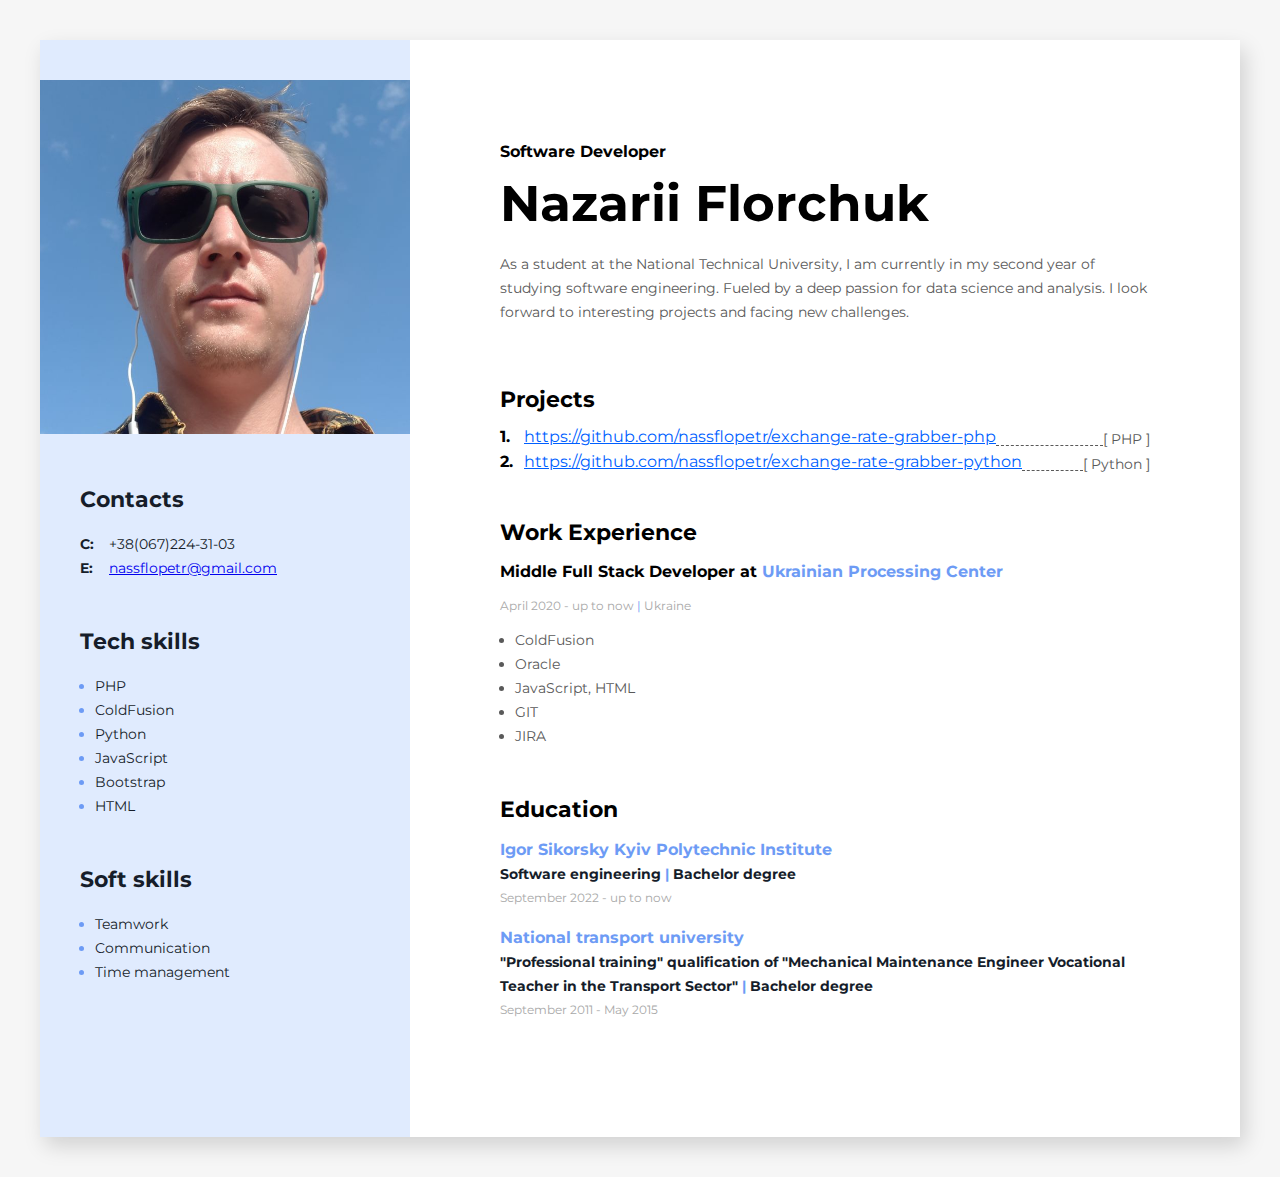
<file: basics_of_client_development/cv/index.html>
<!DOCTYPE html>
<html lang="en">
<head>
    <meta charset="UTF-8"/>
    <meta content="width=device-width, initial-scale=1.0" name="viewport"/>
    <link href="https://fonts.gstatic.com" rel="preconnect"/>
    <link href="https://fonts.googleapis.com/css2?family=Montserrat:wght@400;700&display=swap" rel="stylesheet"/>
    <link href="./favicon/person.svg" rel="shortcut icon" type="image/png"/>
    <link href="./css/app.css" rel="stylesheet">
    <title>Resume Nararii Florchuk</title>
</head>
<body class="body">
<div class="wrapper">
    <aside class="side-bar">
        <img src="./img/photo.jpg" alt="Nazarii Florchuk" class="image" height="354" width="370"/>
        <section class="aside-container">
            <h2 class="aside-title">Contacts</h2>
            <ul class="contacts-list">
                <li>
                    <span class="contacts-link-type">C:</span>
                    <a class="contacts-link" href="tel:380672243103">+38(067)224-31-03</a>
                </li>
                <li>
                    <span class="contacts-link-type">E:</span>
                    <a class="contacts-link email" href="mailto:nassflopetr@gmail.com">nassflopetr@gmail.com</a>
                </li>
            </ul>
        </section>
        <section class="aside-container">
            <h2 class="aside-title">Tech skills</h2>
            <ul>
                <li class="aside-item">
                    <span class="aside-text">PHP</span>
                </li>
                <li class="aside-item">
                    <span class="aside-text">ColdFusion</span>
                </li>
                <li class="aside-item">
                    <span class="aside-text">Python</span>
                </li>
                <li class="aside-item">
                    <span class="aside-text">JavaScript</span>
                </li>
                <li class="aside-item">
                    <span class="aside-text">Bootstrap</span>
                </li>
                <li class="aside-item">
                    <span class="aside-text">HTML</span>
                </li>
            </ul>
        </section>
        <section class="aside-container">
            <h2 class="aside-title">Soft skills</h2>
            <ul>
                <li class="aside-item">
                    <span class="aside-text">Teamwork</span>
                </li>
                <li class="aside-item">
                    <span class="aside-text">Communication</span>
                </li>
                <li class="aside-item">
                    <span class="aside-text">Time management</span>
                </li>
            </ul>
        </section>
    </aside>
    <main class="about-me-container">
        <section class="info-container">
            <p class="bio-occupation">Software Developer</p>
            <h1 class="bio-title">Nazarii Florchuk</h1>
            <p class="bio-description">As a student at the National Technical University, I am currently in my second
                year of studying software engineering. Fueled by a deep passion for data science and analysis. I look
                forward to interesting projects and facing new challenges.</p>
        </section>
        <section class="projects">
            <h2 class="subtitle subtitle-projects">Projects</h2>
            <ol class="projects__list">
                <li class="projects__item">
                    <a href="https://github.com/nassflopetr/exchange-rate-grabber-php" target="_blank"
                       class="projects__link">https://github.com/nassflopetr/exchange-rate-grabber-php</a>
                    <span class="projects__decor-line"></span>
                    <span class="projects__skill">[ PHP ]</span>
                </li>
                <li class="projects__item">
                    <a href="https://github.com/nassflopetr/exchange-rate-grabber-python" class="projects__link"
                       target="_blank">https://github.com/nassflopetr/exchange-rate-grabber-python</a>
                    <span class="projects__decor-line"></span>
                    <span class="projects__skill">[ Python ]</span>
                </li>
            </ol>
        </section>
        <section>
            <h2 class="subtitle">Work Experience</h2>
            <div>
                <h3 class="company-title">Middle Full Stack Developer at <a class="university" href="https://upc.ua"
                                                                            target="_blank">Ukrainian Processing
                    Center</a></h3>
                <p class="working-time">April 2020 - up to now <span class="accent-line">|</span> Ukraine</p>
                <ul class="profession-duties">
                    <li class="profession-duties-item"> ColdFusion</li>
                    <li class="profession-duties-item"> Oracle</li>
                    <li class="profession-duties-item"> JavaScript, HTML</li>
                    <li class="profession-duties-item"> GIT</li>
                    <li class="profession-duties-item"> JIRA</li>
                </ul>
            </div>
        </section>
        <section>
            <h2 class="subtitle">Education</h2>
            <ul class="education">
                <li class="education__item">
                    <h3><a class="university" href="https://kpi.ua/" target="_blank">Igor Sikorsky Kyiv Polytechnic
                        Institute</a></h3>
                    <p class="university-description">Software engineering <span class="accent-line">|</span> Bachelor
                        degree</p>
                    <p class="working-time">September 2022 - up to now</p>
                </li>
                <li class="education__item">
                    <h3><a class="university" href="http://www.ntu.edu.ua/en/" target="_blank">National transport
                        university</a></h3>
                    <p class="university-description">"Professional training" qualification of "Mechanical Maintenance
                        Engineer Vocational Teacher in the Transport Sector" <span class="accent-line">|</span> Bachelor
                        degree</p>
                    <p class="working-time">September 2011 - May 2015</p>
                </li>
            </ul>
        </section>
    </main>
</div>
</body>
</html>
</file>
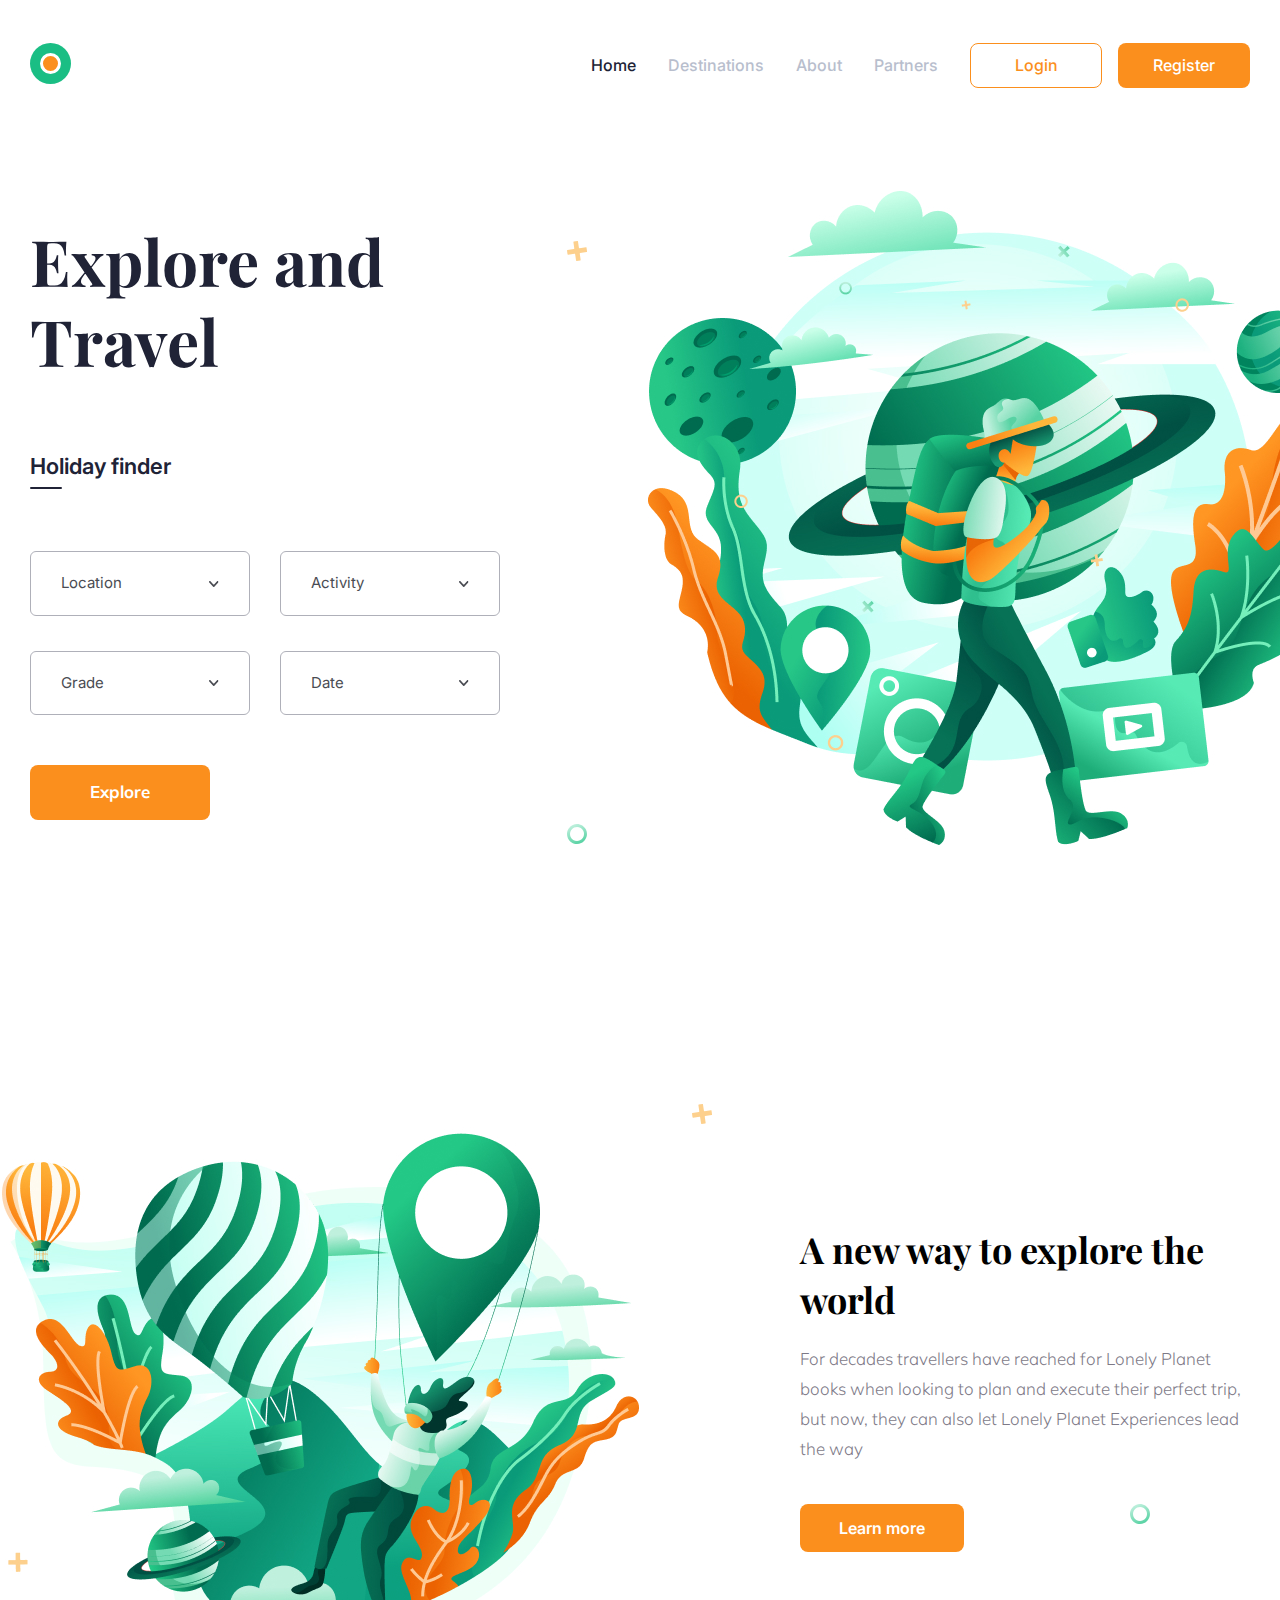
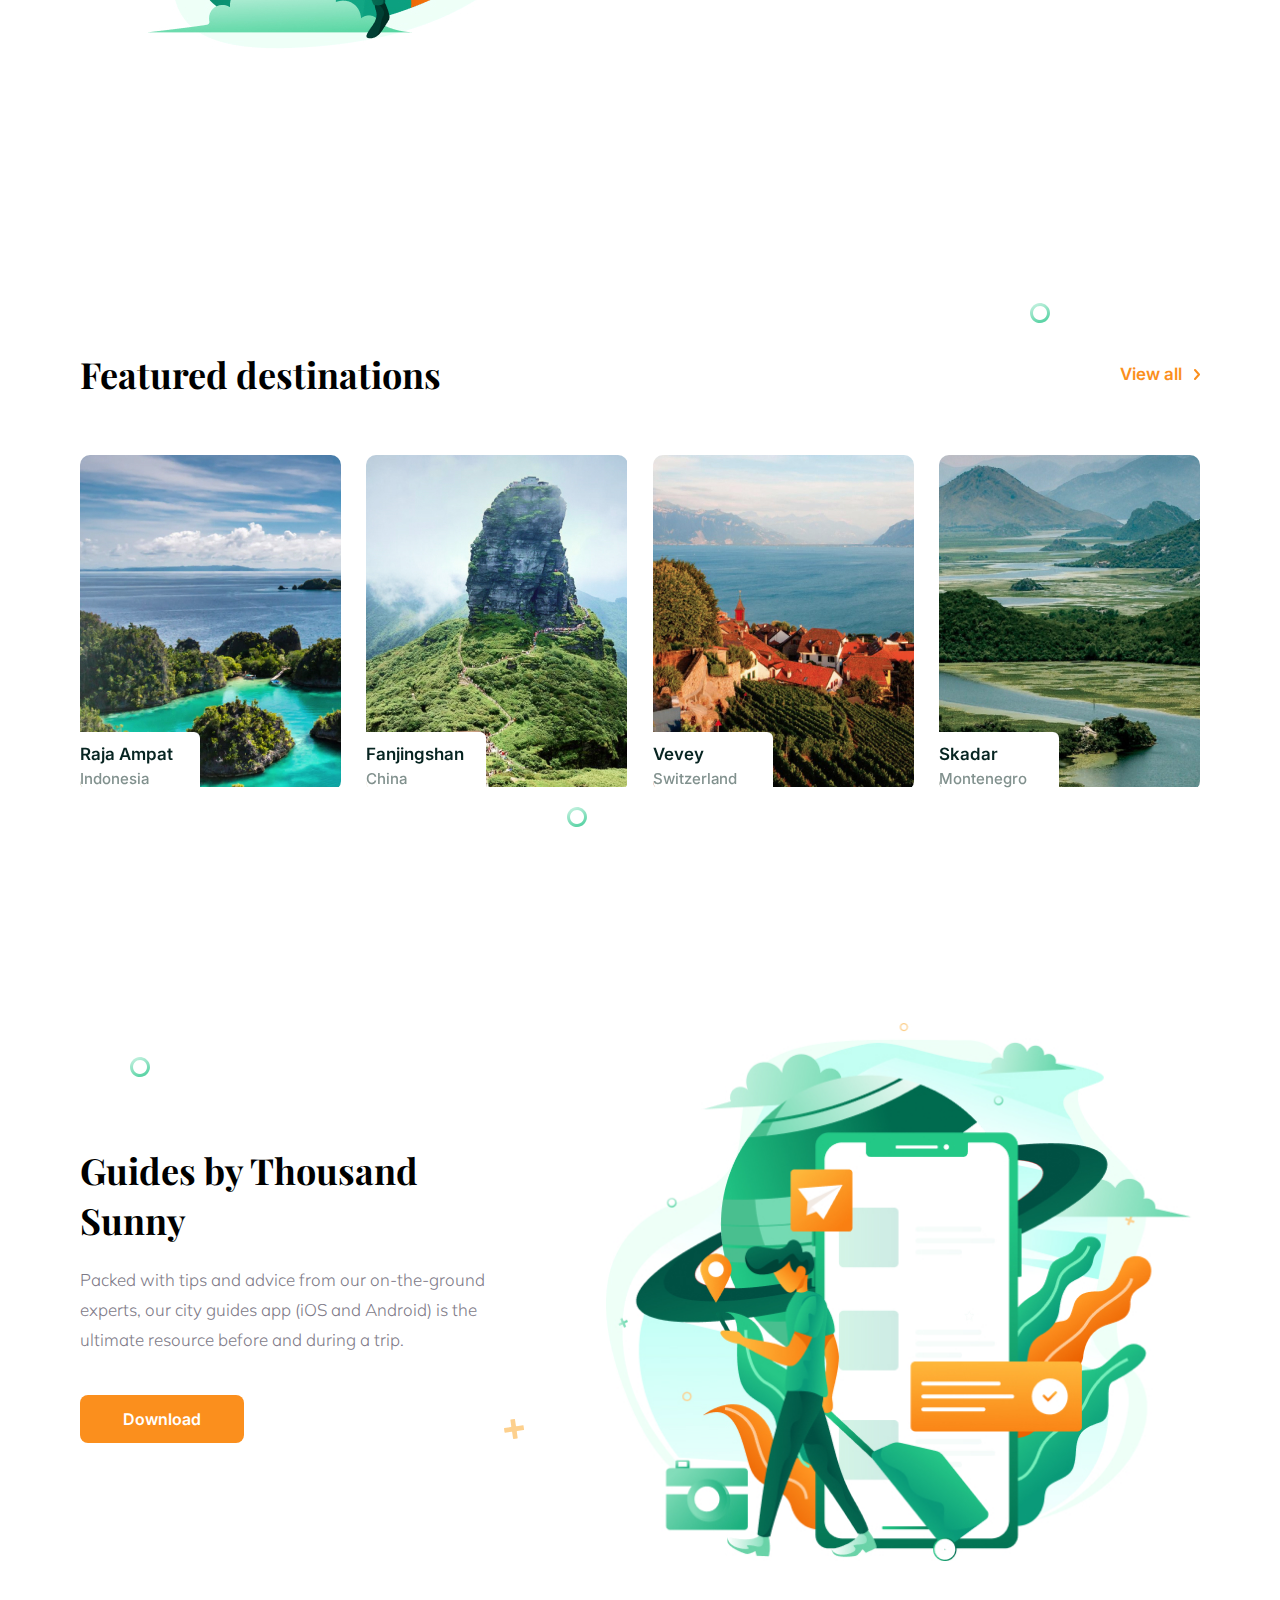
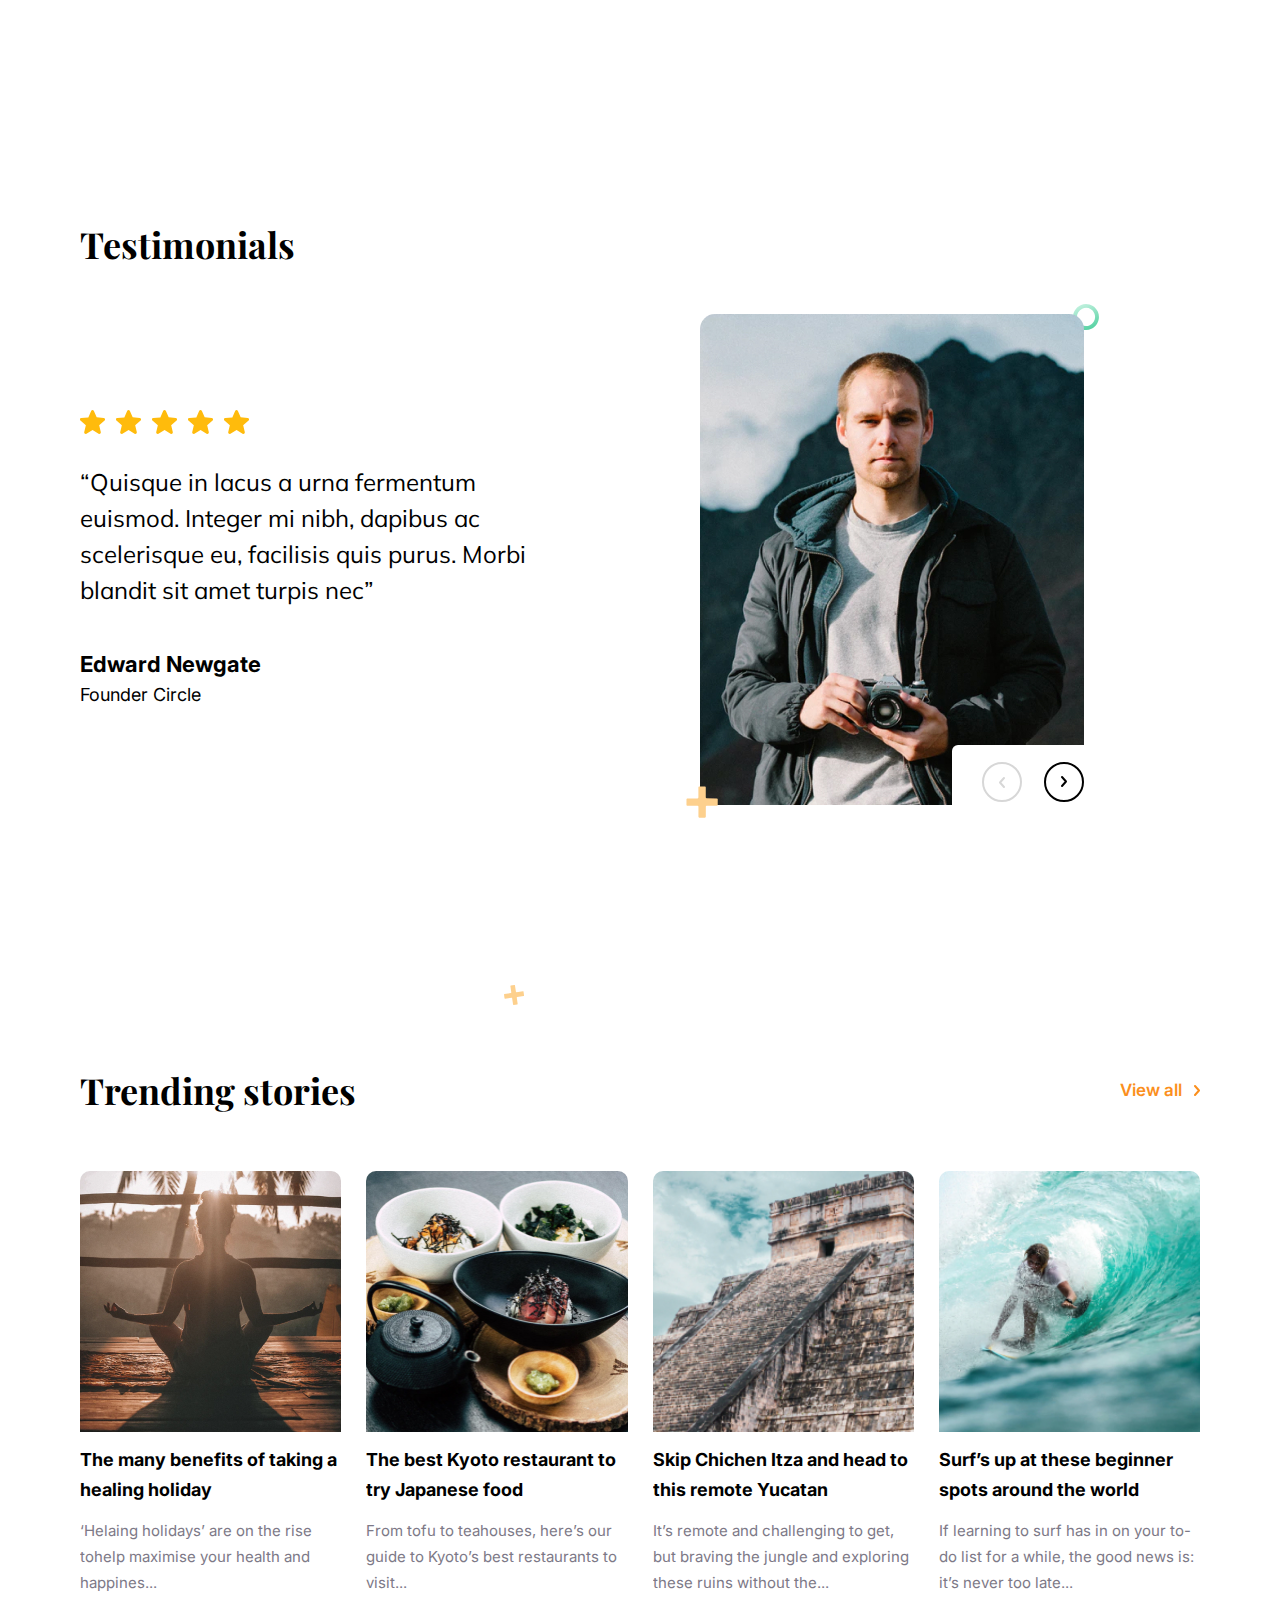
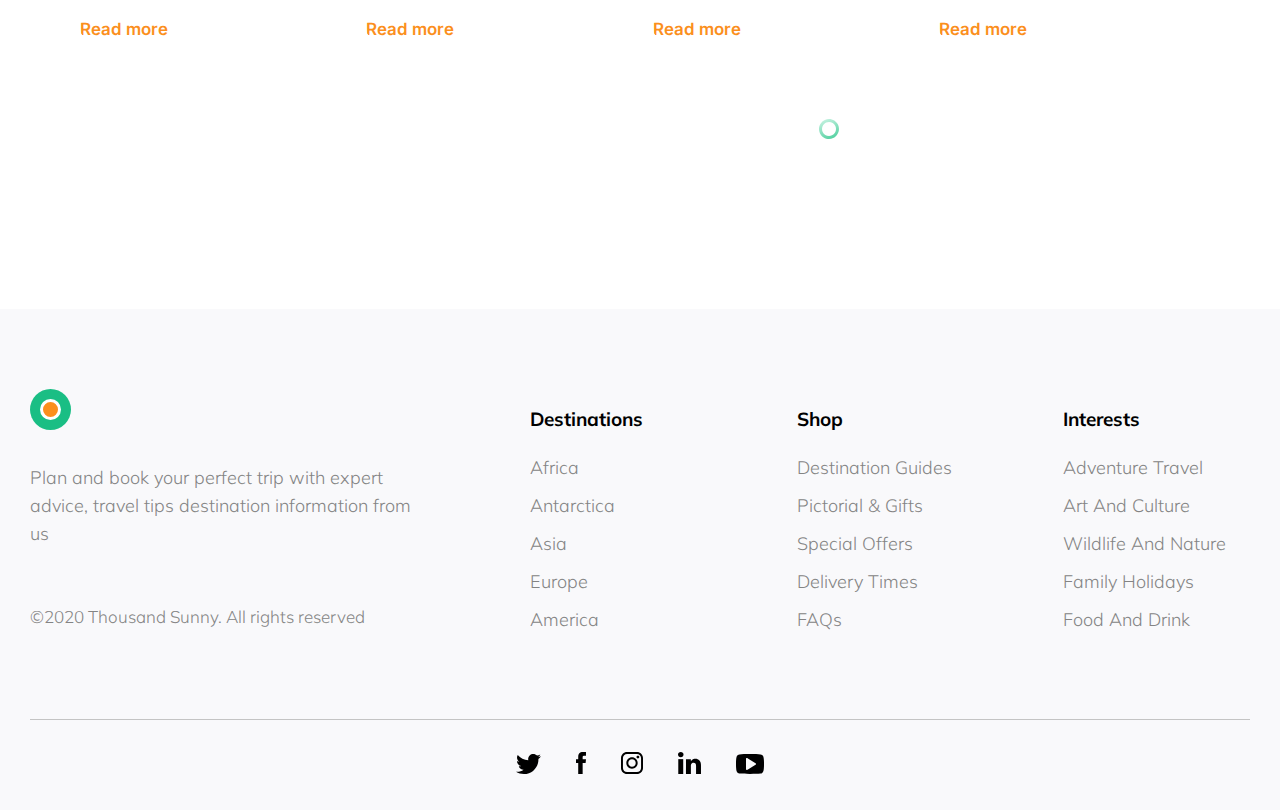
<file: basics_of_client_development/template/index.html>
<!doctype html>
<html lang="en">
    <head>
        <meta charset="UTF-8">
        <meta name="viewport" content="width=device-width, user-scalable=no, initial-scale=1.0, maximum-scale=1.0, minimum-scale=1.0">
        <meta http-equiv="X-UA-Compatible" content="ie=edge">
        <title>Tour-and-travel-website-for-figma</title>
        <link rel="stylesheet" href="./css/app.css">
        <link rel="shortcut icon" href="./favicon/favicon.svg" type="image/x-icon">
        <link rel="preconnect" href="https://fonts.googleapis.com">
        <link rel="preconnect" href="https://fonts.gstatic.com" crossorigin>
        <link rel="preconnect" href="https://fonts.googleapis.com">
        <link rel="preconnect" href="https://fonts.gstatic.com" crossorigin>
        <link href="https://fonts.googleapis.com/css2?family=Inter:wght@400;500;600;700&family=Mulish:wght@300;400;700&family=Playfair+Display:wght@700&display=swap" rel="stylesheet">
    </head>
    <body>
        <div class="wrapper">
            <header class="header">
                <div class="container header-container">
                    <a href="#" class="header__logo">
                        <svg width="41" height="41" viewBox="0 0 41 41" fill="none" xmlns="http://www.w3.org/2000/svg">
                            <circle cx="20.5" cy="20.5" r="20.5" fill="#1ABE84"/>
                            <circle cx="20.5" cy="20.5" r="9" fill="#FB8F1D" stroke="white" stroke-width="3"/>
                        </svg>
                    </a>
                    <nav class="header-navigation">
                        <ul class="header-navigation__list">
                            <li class="header-navigation__item">
                                <a href="#" class="header-navigation__link header-navigation__link--active">Home</a>
                            </li>
                            <li class="header-navigation__item">
                                <a href="#" class="header-navigation__link">Destinations</a>
                            </li>
                            <li class="header-navigation__item">
                                <a href="#" class="header-navigation__link">About</a>
                            </li>
                            <li class="header-navigation__item">
                                <a href="#" class="header-navigation__link">Partners</a>
                            </li>
                        </ul>
                    </nav>
                    <ul class="header-auth__list">
                        <li class="header-auth__item">
                            <a href="#" class="header-auth__link header-auth__login secondary-btn">Login</a>
                        </li>
                        <li class="header-auth__item">
                            <a href="#" class="header-auth__link header-auth__register primary-btn">Register</a>
                        </li>
                    </ul>
                </div>
            </header>
            <main class="main">
                <section class="welcome-section">
                    <div class="welcome-section__container container">
                        <div class="welcome-section__info">
                            <h1 class="welcome-section__title title">Explore and<br> Travel</h1>
                            <h3 class="welcome-section__subtitle">Holiday finder</h3>
                            <ul class="welcome-section-filter">
                                <li class="welcome-section-filter__item">
                                    Location
                                    <svg class="welcome-section-filter__vector" width="10" height="6" viewBox="0 0 10 6" fill="none" xmlns="http://www.w3.org/2000/svg">
                                        <g clip-path="url(#clip0_1_895)">
                                            <path d="M1.44196 0.272727L4.15625 3.18182C4.49554 3.54545 5.00446 3.54545 5.34375 3.18182L8.05803 0.272727C8.39732 -0.0909091 8.90625 -0.0909091 9.24553 0.272727C9.58482 0.636364 9.58482 1.18182 9.24553 1.54545L5.34375 5.72727C5.00446 6.09091 4.49554 6.09091 4.15625 5.72727L0.254464 1.54545C-0.0848214 1.18182 -0.0848214 0.636364 0.254464 0.272727C0.59375 -0.0909091 1.10268 -0.0909091 1.44196 0.272727Z" fill="#4A4C53"/>
                                        </g>
                                        <defs>
                                            <clipPath id="clip0_1_895">
                                                <rect width="9.5" height="6" fill="white"/>
                                            </clipPath>
                                        </defs>
                                    </svg>
                                </li>
                                <li class="welcome-section-filter__item">
                                    Activity
                                    <svg class="welcome-section-filter__vector" width="10" height="6" viewBox="0 0 10 6" fill="none" xmlns="http://www.w3.org/2000/svg">
                                        <g clip-path="url(#clip0_1_895)">
                                            <path d="M1.44196 0.272727L4.15625 3.18182C4.49554 3.54545 5.00446 3.54545 5.34375 3.18182L8.05803 0.272727C8.39732 -0.0909091 8.90625 -0.0909091 9.24553 0.272727C9.58482 0.636364 9.58482 1.18182 9.24553 1.54545L5.34375 5.72727C5.00446 6.09091 4.49554 6.09091 4.15625 5.72727L0.254464 1.54545C-0.0848214 1.18182 -0.0848214 0.636364 0.254464 0.272727C0.59375 -0.0909091 1.10268 -0.0909091 1.44196 0.272727Z" fill="#4A4C53"/>
                                        </g>
                                        <defs>
                                            <clipPath id="clip0_1_895">
                                                <rect width="9.5" height="6" fill="white"/>
                                            </clipPath>
                                        </defs>
                                    </svg>
                                </li>
                                <li class="welcome-section-filter__item">
                                    Grade
                                    <svg class="welcome-section-filter__vector" width="10" height="6" viewBox="0 0 10 6" fill="none" xmlns="http://www.w3.org/2000/svg">
                                        <g clip-path="url(#clip0_1_895)">
                                            <path d="M1.44196 0.272727L4.15625 3.18182C4.49554 3.54545 5.00446 3.54545 5.34375 3.18182L8.05803 0.272727C8.39732 -0.0909091 8.90625 -0.0909091 9.24553 0.272727C9.58482 0.636364 9.58482 1.18182 9.24553 1.54545L5.34375 5.72727C5.00446 6.09091 4.49554 6.09091 4.15625 5.72727L0.254464 1.54545C-0.0848214 1.18182 -0.0848214 0.636364 0.254464 0.272727C0.59375 -0.0909091 1.10268 -0.0909091 1.44196 0.272727Z" fill="#4A4C53"/>
                                        </g>
                                        <defs>
                                            <clipPath id="clip0_1_895">
                                                <rect width="9.5" height="6" fill="white"/>
                                            </clipPath>
                                        </defs>
                                    </svg>
                                </li>
                                <li class="welcome-section-filter__item">
                                    Date
                                    <svg class="welcome-section-filter__vector" width="10" height="6" viewBox="0 0 10 6" fill="none" xmlns="http://www.w3.org/2000/svg">
                                        <g clip-path="url(#clip0_1_895)">
                                            <path d="M1.44196 0.272727L4.15625 3.18182C4.49554 3.54545 5.00446 3.54545 5.34375 3.18182L8.05803 0.272727C8.39732 -0.0909091 8.90625 -0.0909091 9.24553 0.272727C9.58482 0.636364 9.58482 1.18182 9.24553 1.54545L5.34375 5.72727C5.00446 6.09091 4.49554 6.09091 4.15625 5.72727L0.254464 1.54545C-0.0848214 1.18182 -0.0848214 0.636364 0.254464 0.272727C0.59375 -0.0909091 1.10268 -0.0909091 1.44196 0.272727Z" fill="#4A4C53"/>
                                        </g>
                                        <defs>
                                            <clipPath id="clip0_1_895">
                                                <rect width="9.5" height="6" fill="white"/>
                                            </clipPath>
                                        </defs>
                                    </svg>
                                </li>
                            </ul>
                            <a href="#" class="welcome-section__button primary-btn">Explore</a>
                        </div>
                        <div class="welcome-section__image-wrapper">
                            <img src="./img/hero.jpg" class="welcome-section__image" alt="welcome section picture">
                        </div>
                    </div>
                </section>
                <section class="explore-section">
                    <div class="explore-section__container container">
                        <div class="explore-section__image-wrapper">
                            <img src="./img/explore.jpg" alt="explore picture">
                        </div>
                        <div class="explore-section__wrapper">
                            <h2 class="explore-section__title title">A new way to explore the world</h2>
                            <p class="explore-section__text">For decades travellers have reached for Lonely Planet books when looking to plan and execute their perfect trip, but now, they can also let Lonely Planet Experiences lead the way</p>
                            <a href="#" class="explore-section__button primary-btn">Learn more</a>
                        </div>
                    </div>
                </section>
                <section class="destinations-section">
                    <div class="narrow-container destinations-section__container">
                        <div class="destinations-section__header">
                            <h2 class="destinations-section__title title">Featured destinations</h2>
                            <a href="#" class="destinations-section__link">
                                View all
                                <svg width="6" height="11" class="destinations-section__vector" viewBox="0 0 6 11" fill="none" xmlns="http://www.w3.org/2000/svg">
                                    <path d="M1 1L5 5.5L1 10" stroke="#FB8F1D" stroke-width="2" stroke-linecap="round" stroke-linejoin="round"/>
                                </svg>
                            </a>
                        </div>
                        <ul class="destinations-section__list">
                            <li class="destinations-section__item">
                                <a href="#" class="destinations-section__link">
                                    <img src="./img/destination-1.jpg" class="destinations-section__image" alt="destination 1">
                                    <div class="destinations-section__description">
                                        <span class="destinations-section__location">Raja Ampat</span>
                                        <span class="destinations-section__country">Indonesia</span>
                                    </div>
                                </a>
                            </li>
                            <li class="destinations-section__item">
                                <a href="#" class="destinations-section__link">
                                    <img src="./img/destination-2.jpg" class="destinations-section__image" alt="destination 2">
                                    <div class="destinations-section__description">
                                        <span class="destinations-section__location">Fanjingshan</span>
                                        <span class="destinations-section__country">China</span>
                                    </div>
                                </a>
                            </li>
                            <li class="destinations-section__item">
                                <a href="#" class="destinations-section__link">
                                    <img src="./img/destination-3.jpg" class="destinations-section__image" alt="destination 3">
                                    <div class="destinations-section__description">
                                        <span class="destinations-section__location">Vevey</span>
                                        <span class="destinations-section__country">Switzerland</span>
                                    </div>
                                </a>
                            </li>
                            <li class="destinations-section__item">
                                <a href="#" class="destinations-section__link">
                                    <img src="./img/destination-4.jpg" class="destinations-section__image" alt="destination 4">
                                    <div class="destinations-section__description">
                                        <span class="destinations-section__location">Skadar</span>
                                        <span class="destinations-section__country">Montenegro</span>
                                    </div>
                                </a>
                            </li>
                        </ul>
                    </div>
                </section>
                <section class="guides-section">
                    <div class="guides-section__container narrow-container">
                        <div class="guides-section__wrapper">
                            <h2 class="guides-section__title title">Guides by Thousand Sunny</h2>
                            <p class="guides-section__text">Packed with tips and advice from our on-the-ground experts, our city guides app (iOS and Android) is the ultimate resource before and during a trip.</p>
                            <a href="#" class="guides-section__button primary-btn">Download</a>
                        </div>
                        <div class="guides-section__image-wrapper">
                            <img src="./img/guides.jpg" class="guides-section__image" alt="guides picture">
                        </div>
                    </div>
                </section>
                <section class="testimonials-section">
                    <div class="testimonials-section__container narrow-container">
                        <h2 class="testimonials-section__title title">Testimonials</h2>
                        <div class="testimonials-section__reviews">
                            <div class="testimonials-section__reviews-info">
                                <div class="testimonials-section__stars">
                                    <svg width="26" height="24" viewBox="0 0 26 24" fill="none" xmlns="http://www.w3.org/2000/svg">
                                        <g clip-path="url(#clip0_1_932)">
                                            <path d="M12.5854 20.0488L18.5854 23.7073C19.7561 24.439 21.0732 23.4146 20.7805 22.0976L19.1708 15.2195L24.5854 10.5366C25.6098 9.65854 25.0244 8.04878 23.7073 7.90244L16.683 7.31707L13.9025 0.878049C13.3171 -0.292683 11.7073 -0.292683 11.122 0.878049L8.34149 7.46341L1.3171 8.04878C2.73548e-05 8.04878 -0.438997 9.65854 0.439052 10.5366L5.85369 15.2195L4.24393 22.0976C3.95125 23.4146 5.26832 24.2927 6.43905 23.7073L12.5854 20.0488Z" fill="#FFBB0C"/>
                                        </g>
                                        <defs>
                                            <clipPath id="clip0_1_932">
                                                <rect width="25.0244" height="24" fill="white"/>
                                            </clipPath>
                                        </defs>
                                    </svg>
                                    <svg width="26" height="24" viewBox="0 0 26 24" fill="none" xmlns="http://www.w3.org/2000/svg">
                                        <g clip-path="url(#clip0_1_932)">
                                            <path d="M12.5854 20.0488L18.5854 23.7073C19.7561 24.439 21.0732 23.4146 20.7805 22.0976L19.1708 15.2195L24.5854 10.5366C25.6098 9.65854 25.0244 8.04878 23.7073 7.90244L16.683 7.31707L13.9025 0.878049C13.3171 -0.292683 11.7073 -0.292683 11.122 0.878049L8.34149 7.46341L1.3171 8.04878C2.73548e-05 8.04878 -0.438997 9.65854 0.439052 10.5366L5.85369 15.2195L4.24393 22.0976C3.95125 23.4146 5.26832 24.2927 6.43905 23.7073L12.5854 20.0488Z" fill="#FFBB0C"/>
                                        </g>
                                        <defs>
                                            <clipPath id="clip0_1_932">
                                                <rect width="25.0244" height="24" fill="white"/>
                                            </clipPath>
                                        </defs>
                                    </svg>
                                    <svg width="26" height="24" viewBox="0 0 26 24" fill="none" xmlns="http://www.w3.org/2000/svg">
                                        <g clip-path="url(#clip0_1_932)">
                                            <path d="M12.5854 20.0488L18.5854 23.7073C19.7561 24.439 21.0732 23.4146 20.7805 22.0976L19.1708 15.2195L24.5854 10.5366C25.6098 9.65854 25.0244 8.04878 23.7073 7.90244L16.683 7.31707L13.9025 0.878049C13.3171 -0.292683 11.7073 -0.292683 11.122 0.878049L8.34149 7.46341L1.3171 8.04878C2.73548e-05 8.04878 -0.438997 9.65854 0.439052 10.5366L5.85369 15.2195L4.24393 22.0976C3.95125 23.4146 5.26832 24.2927 6.43905 23.7073L12.5854 20.0488Z" fill="#FFBB0C"/>
                                        </g>
                                        <defs>
                                            <clipPath id="clip0_1_932">
                                                <rect width="25.0244" height="24" fill="white"/>
                                            </clipPath>
                                        </defs>
                                    </svg>
                                    <svg width="26" height="24" viewBox="0 0 26 24" fill="none" xmlns="http://www.w3.org/2000/svg">
                                        <g clip-path="url(#clip0_1_932)">
                                            <path d="M12.5854 20.0488L18.5854 23.7073C19.7561 24.439 21.0732 23.4146 20.7805 22.0976L19.1708 15.2195L24.5854 10.5366C25.6098 9.65854 25.0244 8.04878 23.7073 7.90244L16.683 7.31707L13.9025 0.878049C13.3171 -0.292683 11.7073 -0.292683 11.122 0.878049L8.34149 7.46341L1.3171 8.04878C2.73548e-05 8.04878 -0.438997 9.65854 0.439052 10.5366L5.85369 15.2195L4.24393 22.0976C3.95125 23.4146 5.26832 24.2927 6.43905 23.7073L12.5854 20.0488Z" fill="#FFBB0C"/>
                                        </g>
                                        <defs>
                                            <clipPath id="clip0_1_932">
                                                <rect width="25.0244" height="24" fill="white"/>
                                            </clipPath>
                                        </defs>
                                    </svg>
                                    <svg width="26" height="24" viewBox="0 0 26 24" fill="none" xmlns="http://www.w3.org/2000/svg">
                                        <g clip-path="url(#clip0_1_932)">
                                            <path d="M12.5854 20.0488L18.5854 23.7073C19.7561 24.439 21.0732 23.4146 20.7805 22.0976L19.1708 15.2195L24.5854 10.5366C25.6098 9.65854 25.0244 8.04878 23.7073 7.90244L16.683 7.31707L13.9025 0.878049C13.3171 -0.292683 11.7073 -0.292683 11.122 0.878049L8.34149 7.46341L1.3171 8.04878C2.73548e-05 8.04878 -0.438997 9.65854 0.439052 10.5366L5.85369 15.2195L4.24393 22.0976C3.95125 23.4146 5.26832 24.2927 6.43905 23.7073L12.5854 20.0488Z" fill="#FFBB0C"/>
                                        </g>
                                        <defs>
                                            <clipPath id="clip0_1_932">
                                                <rect width="25.0244" height="24" fill="white"/>
                                            </clipPath>
                                        </defs>
                                    </svg>
                                </div>
                                <p class="testimonials-section__paragraph">“Quisque in lacus a urna fermentum euismod. Integer mi nibh, dapibus ac scelerisque eu, facilisis quis purus. Morbi blandit sit amet turpis nec”</p>
                                <span class="testimonials-section__author">Edward Newgate</span>
                                <span class="testimonials-section__occupation">Founder Circle</span>
                            </div>
                            <div class="testimonials-section__image-wrapper">
                                <img src="./img/portrait.jpg" class="testimonials-section__image" alt="Edward Newgate">
                                <div class="testimonials-section__slider">
                                    <button class="testimonials-section__button">
                                        <svg class="testimonials-section__vector" width="40" height="40" viewBox="0 0 40 40" fill="none" xmlns="http://www.w3.org/2000/svg">
                                            <path d="M22 25L18 20.5L22 16" stroke="#D7D7D7" stroke-width="2" stroke-linecap="round" stroke-linejoin="round"/>
                                            <circle cx="20" cy="20" r="19" transform="rotate(-180 20 20)" stroke="#D7D7D7" stroke-width="2"/>
                                        </svg>
                                    </button>
                                    <button class="testimonials-section__button">
                                        <svg class="testimonials-section__vector" width="40" height="40" viewBox="0 0 40 40" fill="none" xmlns="http://www.w3.org/2000/svg">
                                            <path d="M18 15L22 19.5L18 24" stroke="black" stroke-width="2" stroke-linecap="round" stroke-linejoin="round"/>
                                            <circle cx="20" cy="20" r="19" stroke="black" stroke-width="2"/>
                                        </svg>
                                    </button>
                                </div>
                            </div>
                        </div>
                    </div>
                </section>
                <section class="stories-section">
                    <div class="narrow-container">
                        <div class="stories-section__header">
                            <h2 class="stories-section__title title">Trending stories</h2>
                            <a href="#" class="stories-section__link">
                                View all
                                <svg class="stories-section__vector" width="6" height="11" viewBox="0 0 6 11" fill="none" xmlns="http://www.w3.org/2000/svg">
                                    <path d="M1 1L5 5.5L1 10" stroke="#FB8F1D" stroke-width="2" stroke-linecap="round" stroke-linejoin="round"/>
                                </svg>
                            </a>
                        </div>
                        <ul class="stories-section__list">
                            <li class="stories-section__item">
                                <article class="stories-section__article">
                                    <img src="./img/story-1.jpg" class="stories-section__image" alt="story 1">
                                    <h3 class="stories-section__subtitle">The many benefits of taking a healing holiday</h3>
                                    <p class="story-section__paragraph">‘Helaing holidays’ are on the rise tohelp maximise your health and happines...</p>
                                    <a href="#" class="stories-section__link">Read more</a>
                                </article>
                            </li>
                            <li class="stories-section__item">
                                <article class="stories-section__article">
                                    <img src="./img/story-2.jpg" class="stories-section__image" alt="story 2">
                                    <h3 class="stories-section__subtitle">The best Kyoto restaurant to try Japanese food</h3>
                                    <p class="story-section__paragraph">From tofu to teahouses, here’s our guide to Kyoto’s best restaurants to visit...</p>
                                    <a href="#" class="stories-section__link">Read more</a>
                                </article>
                            </li>
                            <li class="stories-section__item">
                                <article class="stories-section__article">
                                    <img src="./img/story-3.jpg" class="stories-section__image" alt="story 3">
                                    <h3 class="stories-section__subtitle">Skip Chichen Itza and head to this remote Yucatan</h3>
                                    <p class="story-section__paragraph">It’s remote and challenging to get, but braving the jungle and exploring these ruins without the...</p>
                                    <a href="#" class="stories-section__link">Read more</a>
                                </article>
                            </li>
                            <li class="stories-section__item">
                                <article class="stories-section__article">
                                    <img src="./img/story-4.jpg" class="stories-section__image" alt="story 4">
                                    <h3 class="stories-section__subtitle">Surf’s up at these beginner spots around the world</h3>
                                    <p class="story-section__paragraph">If learning to surf has in on your to- do list for a while, the good news is: it’s never too late...</p>
                                    <a href="#" class="stories-section__link">Read more</a>
                                </article>
                            </li>
                        </ul>
                    </div>
                </section>
            </main>
            <footer class="footer">
                <div class="container footer__container">
                    <div class="footer-info__wrapper">
                        <a href="#" class="footer__logo">
                            <svg width="41" height="41" viewBox="0 0 41 41" fill="none" xmlns="http://www.w3.org/2000/svg">
                                <circle cx="20.5" cy="20.5" r="20.5" fill="#1ABE84"/>
                                <circle cx="20.5" cy="20.5" r="9" fill="#FB8F1D" stroke="white" stroke-width="3"/>
                            </svg>
                        </a>
                        <p class="footer-info__paragraph">Plan and book your perfect trip with expert advice, travel tips destination information from us</p>
                        <p class="footer-info__copyright">©2020 Thousand Sunny. All rights reserved</p>
                    </div>
                    <nav class="footer-navigation">
                        <dl class="footer-navigation__list">
                            <dt class="footer-navigation__label">Destinations</dt>
                            <dd class="footer-navigation__description">
                                <ul class="footer-navigation__inner-list">
                                    <li class="footer-navigation__inner-item">
                                        <a href="#" class="footer-navigation__inner-link">Africa</a>
                                    </li>
                                    <li class="footer-navigation__inner-item">
                                        <a href="#" class="footer-navigation__inner-link">Antarctica</a>
                                    </li>
                                    <li class="footer-navigation__inner-item">
                                        <a href="#" class="footer-navigation__inner-link">Asia</a>
                                    </li>
                                    <li class="footer-navigation__inner-item">
                                        <a href="#" class="footer-navigation__inner-link">Europe</a>
                                    </li>
                                    <li class="footer-navigation__inner-item">
                                        <a href="#" class="footer-navigation__inner-link">America</a>
                                    </li>
                                </ul>
                            </dd>
                            <dt class="footer-navigation__label">Shop</dt>
                            <dd class="footer-navigation__description">
                                <ul class="footer-navigation__inner-list">
                                    <li class="footer-navigation__inner-item">
                                        <a href="#" class="footer-navigation__inner-link">Destination Guides</a>
                                    </li>
                                    <li class="footer-navigation__inner-item">
                                        <a href="#" class="footer-navigation__inner-link">Pictorial & Gifts</a>
                                    </li>
                                    <li class="footer-navigation__inner-item">
                                        <a href="#" class="footer-navigation__inner-link">Special Offers</a>
                                    </li>
                                    <li class="footer-navigation__inner-item">
                                        <a href="#" class="footer-navigation__inner-link">Delivery Times</a>
                                    </li>
                                    <li class="footer-navigation__inner-item">
                                        <a href="#" class="footer-navigation__inner-link">FAQs</a>
                                    </li>
                                </ul>
                            </dd>
                            <dt class="footer-navigation__label">Interests</dt>
                            <dd class="footer-navigation__description">
                                <ul class="footer-navigation__inner-list">
                                    <li class="footer-navigation__inner-item">
                                        <a href="#" class="footer-navigation__inner-link">Adventure Travel</a>
                                    </li>
                                    <li class="footer-navigation__inner-item">
                                        <a href="#" class="footer-navigation__inner-link">Art And Culture</a>
                                    </li>
                                    <li class="footer-navigation__inner-item">
                                        <a href="#" class="footer-navigation__inner-link">Wildlife And Nature</a>
                                    </li>
                                    <li class="footer-navigation__inner-item">
                                        <a href="#" class="footer-navigation__inner-link">Family Holidays</a>
                                    </li>
                                    <li class="footer-navigation__inner-item">
                                        <a href="#" class="footer-navigation__inner-link">Food And Drink</a>
                                    </li>
                                </ul>
                            </dd>
                        </dl>
                    </nav>
                    <ul class="footer-social-media">
                        <li class="footer-social-media__item">
                            <a href="https://twitter.com/?lang=uk" target="_blank" class="footer-social-media__link">
                                <svg class="footer-social-media__image" width="25" height="20" viewBox="0 0 25 20" fill="none" xmlns="http://www.w3.org/2000/svg">
                                    <g clip-path="url(#clip0_1_995)">
                                        <path d="M24.999 2.3741C24.0253 2.78177 23.0273 3.04556 22.0536 3.16547C23.1733 2.51799 23.9036 1.58273 24.3174 0.383693C23.295 0.959233 22.1996 1.36691 21.0555 1.58273C20.0331 0.527578 18.7916 0 17.3067 0C15.8948 0 14.6777 0.503597 13.6797 1.48681C12.6816 2.47002 12.1704 3.66906 12.1704 5.05995C12.1704 5.44365 12.2191 5.82734 12.2921 6.21103C10.1986 6.11511 8.22688 5.58753 6.40117 4.65228C4.57546 3.71703 3.01753 2.47002 1.72736 0.935252C1.26485 1.72662 1.02142 2.56595 1.02142 3.47722C1.02142 4.34053 1.21617 5.15588 1.62999 5.8753C2.04382 6.6187 2.6037 7.21823 3.2853 7.67386C2.45765 7.64988 1.67868 7.43405 0.972738 7.02638V7.09832C0.972738 8.32134 1.36222 9.3765 2.14119 10.3118C2.92016 11.223 3.89387 11.8225 5.08666 12.0623C4.64849 12.1823 4.18598 12.2302 3.74781 12.2302C3.4557 12.2302 3.13924 12.2062 2.7741 12.1583C3.09056 13.1655 3.69913 14.0048 4.57546 14.6523C5.4518 15.2998 6.44986 15.6355 7.56962 15.6595C5.71957 17.0983 3.57741 17.8177 1.21617 17.8177C0.753654 17.8177 0.339827 17.7938 -0.0253143 17.7458C2.36028 19.2566 4.98929 20 7.83739 20C9.6631 20 11.3671 19.7122 12.9737 19.1607C14.5803 18.5851 15.9435 17.8417 17.0633 16.8825C18.1831 15.9233 19.1811 14.8201 19.9844 13.5971C20.8121 12.3501 21.4206 11.0552 21.8101 9.71223C22.1996 8.3693 22.4187 7.0024 22.4187 5.65947C22.4187 5.3717 22.4187 5.15588 22.3944 5.01199C23.4411 4.26858 24.2931 3.40528 24.999 2.3741Z" fill="black"/>
                                    </g>
                                    <defs>
                                        <clipPath id="clip0_1_995">
                                            <rect width="25" height="20" fill="white"/>
                                        </clipPath>
                                    </defs>
                                </svg>
                            </a>
                        </li>
                        <li class="footer-social-media__item">
                            <a href="https://uk-ua.facebook.com/" target="_blank" class="footer-social-media__link">
                                <svg class="footer-social-media__image" width="10" height="22" viewBox="0 0 10 22" fill="none" xmlns="http://www.w3.org/2000/svg">
                                    <g clip-path="url(#clip0_1_999)">
                                        <path d="M6.64671 7.21043V5.3054C6.64671 5.01862 6.66667 4.7933 6.68663 4.64991C6.70659 4.48603 6.76647 4.34264 6.86627 4.19925C6.96607 4.05587 7.10579 3.95344 7.30539 3.89199C7.50499 3.83054 7.78443 3.81006 8.12375 3.81006H9.98004V0H7.00599C5.28942 0 4.07186 0.409683 3.33333 1.24953C2.59481 2.08939 2.21557 3.29795 2.21557 4.93669V7.21043H0V11H2.21557V22H6.64671V11H9.6008L10 7.21043H6.64671Z" fill="black"/>
                                    </g>
                                    <defs>
                                        <clipPath id="clip0_1_999">
                                            <rect width="10" height="22" fill="white"/>
                                        </clipPath>
                                    </defs>
                                </svg>
                            </a>
                        </li>
                        <li class="footer-social-media__item">
                            <a href="https://www.instagram.com/" target="_blank" class="footer-social-media__link">
                                <svg class="footer-social-media__image" width="22" height="22" viewBox="0 0 22 22" fill="none" xmlns="http://www.w3.org/2000/svg">
                                    <g clip-path="url(#clip0_1_1002)">
                                        <path d="M15.9305 0H6.06953C2.71746 0 0 2.71746 0 6.06953V15.9305C0 19.2825 2.71746 22 6.06953 22H15.9305C19.2825 22 22 19.2825 22 15.9305V6.06953C22 2.71746 19.2825 0 15.9305 0ZM20.0473 15.9305C20.0473 18.2086 18.1923 20.0473 15.9305 20.0473H6.06953C3.79142 20.0473 1.95266 18.1923 1.95266 15.9305V6.06953C1.95266 3.80769 3.80769 1.95266 6.06953 1.95266H15.9305C18.2086 1.95266 20.0473 3.80769 20.0473 6.06953V15.9305Z" fill="black"/>
                                        <path d="M11 5.33716C7.87573 5.33716 5.321 7.87562 5.321 10.9999C5.321 14.1241 7.85946 16.6789 11 16.6789C14.1243 16.6789 16.679 14.1404 16.679 10.9999C16.679 7.87562 14.1243 5.33716 11 5.33716ZM11 14.7262C8.94969 14.7262 7.27366 13.0664 7.27366 11.0162C7.28993 8.94958 8.94969 7.28982 11 7.28982C13.0503 7.28982 14.7263 8.94958 14.7263 10.9999C14.7263 13.0502 13.0503 14.7262 11 14.7262Z" fill="black"/>
                                        <path d="M16.9068 3.67749C16.5325 3.67749 16.1583 3.82394 15.8979 4.10057C15.6376 4.36092 15.4748 4.73518 15.4748 5.10944C15.4748 5.4837 15.6213 5.85796 15.8979 6.11832C16.1583 6.37867 16.5325 6.5414 16.9068 6.5414C17.2811 6.5414 17.6553 6.39495 17.9157 6.11832C18.176 5.85796 18.3388 5.4837 18.3388 5.10944C18.3388 4.73518 18.1923 4.36092 17.9157 4.10057C17.6553 3.82394 17.2973 3.67749 16.9068 3.67749Z" fill="black"/>
                                    </g>
                                    <defs>
                                        <clipPath id="clip0_1_1002">
                                            <rect width="22" height="22" fill="white"/>
                                        </clipPath>
                                    </defs>
                                </svg>
                            </a>
                        </li>
                        <li class="footer-social-media__item">
                            <a href="https://www.linkedin.com/" target="_blank" class="footer-social-media__link">
                                <svg class="footer-social-media__image" width="23" height="22" viewBox="0 0 23 22" fill="none" xmlns="http://www.w3.org/2000/svg">
                                    <g clip-path="url(#clip0_1_9)">
                                        <path d="M5.21578 7.14941H0.275716V22H5.21578V7.14941Z" fill="black"/>
                                        <path d="M21.4376 8.50559C20.4036 7.37916 19.025 6.80444 17.3247 6.80444C16.7043 6.80444 16.1299 6.87341 15.6014 7.03433C15.0959 7.19525 14.6593 7.40214 14.2917 7.67801C13.947 7.95387 13.6483 8.20674 13.4416 8.45962C13.2348 8.6895 13.0509 8.94237 12.8671 9.24123V7.12628H7.95004L7.97302 7.83893C7.97302 8.32168 7.996 9.79295 7.996 12.2757C7.996 14.7585 7.996 17.9769 7.97302 21.9769H12.8901V13.701C12.8901 13.1952 12.9361 12.7815 13.0509 12.4826C13.2577 11.9769 13.5794 11.5401 13.993 11.1952C14.4066 10.8504 14.9351 10.6895 15.5784 10.6895C16.4286 10.6895 17.0719 10.9884 17.4625 11.5861C17.8761 12.1838 18.0599 13.0113 18.0599 14.0458V21.9769H22.977V13.4711C23 11.2872 22.4945 9.63203 21.4376 8.50559Z" fill="black"/>
                                        <path d="M2.78022 0C1.95305 0 1.28671 0.252874 0.781219 0.735632C0.252747 1.21839 0 1.81609 0 2.55172C0 3.28736 0.252747 3.88506 0.758242 4.39081C1.26374 4.87356 1.90709 5.12644 2.73427 5.12644H2.75724C3.60739 5.12644 4.27373 4.87356 4.77922 4.39081C5.28472 3.90805 5.53746 3.28736 5.53746 2.55172C5.53746 1.81609 5.26174 1.1954 4.77922 0.712644C4.27373 0.252874 3.60739 0 2.78022 0Z" fill="black"/>
                                    </g>
                                    <defs>
                                        <clipPath id="clip0_1_9">
                                            <rect width="23" height="22" fill="white"/>
                                        </clipPath>
                                    </defs>
                                </svg>
                            </a>
                        </li>
                        <li class="footer-social-media__item">
                            <a href="https://www.youtube.com/" target="_blank" class="footer-social-media__link">
                                <svg class="footer-social-media__image" width="29" height="20" viewBox="0 0 29 20" fill="none" xmlns="http://www.w3.org/2000/svg">
                                    <g clip-path="url(#clip0_1_6)">
                                        <path d="M27.9856 7.64988C27.9856 7.09832 27.9376 6.3789 27.8417 5.51559C27.7698 4.65228 27.6499 3.88489 27.506 3.21343C27.3381 2.44604 26.9784 1.82254 26.4269 1.29496C25.8753 0.767386 25.2278 0.479616 24.4844 0.383693C22.1823 0.119904 18.6811 0 14.0048 0C9.32854 0 5.82734 0.119904 3.52518 0.383693C2.78177 0.479616 2.13429 0.767386 1.58273 1.29496C1.03118 1.82254 0.671463 2.44604 0.503597 3.21343C0.335731 3.88489 0.239808 4.65228 0.143885 5.51559C0.0719424 6.3789 0.0239808 7.09832 0 7.64988C0 8.22542 0 8.99281 0 10C0 11.0072 0 11.7746 0.0239808 12.3501C0.0239808 12.9017 0.0719424 13.6211 0.167866 14.4844C0.215827 15.3477 0.335731 16.1151 0.479616 16.7866C0.647482 17.554 1.00719 18.1775 1.55875 18.705C2.11031 19.2326 2.75779 19.5204 3.5012 19.6163C5.80336 19.8801 9.30456 20 13.9808 20C18.6571 20 22.1583 19.8801 24.4604 19.6163C25.2038 19.5444 25.8513 19.2326 26.4029 18.705C26.9544 18.1775 27.3141 17.554 27.482 16.7866C27.6499 16.1151 27.7458 15.3477 27.8417 14.4844C27.9137 13.6211 27.9616 12.9017 27.9856 12.3501C27.9856 11.7986 28.0096 11.0072 28.0096 10C28.0096 8.99281 28.0096 8.22542 27.9856 7.64988ZM19.5444 10.8393L11.5348 15.8513C11.3909 15.9472 11.223 16.0192 11.0072 16.0192C10.8393 16.0192 10.6954 15.9712 10.5276 15.8993C10.1918 15.7074 10 15.4197 10 15.012V5.01199C10 4.60432 10.1679 4.31655 10.5276 4.1247C10.8873 3.93285 11.223 3.95683 11.5348 4.14868L15.5396 6.65468L19.5444 9.16067C19.8561 9.32854 20.024 9.61631 20.024 10C20 10.3837 19.8561 10.6715 19.5444 10.8393Z" fill="black"/>
                                    </g>
                                    <defs>
                                        <clipPath id="clip0_1_6">
                                            <rect width="28.0096" height="20" fill="white"/>
                                        </clipPath>
                                    </defs>
                                </svg>
                            </a>
                        </li>
                    </ul>
                </div>
            </footer>
        </div>
    </body>
</html>
</file>
<file: basics_of_client_development/cv/css/app.css>
* {
    padding: 0;
    margin: 0;
    box-sizing: border-box;
}

a {
    text-decoration: none;
}

.body {
    background-color: #f6f6f6;
    font-family: "Montserrat", sans-serif;
    padding: 40px;
}

.wrapper {
    background-color: #fff;
    display: flex;
    margin: 0 auto;
    box-shadow: 5px 9px 20px rgba(0, 0, 0, 0.15);
    max-width: 1200px;
    position: relative;
}

.side-bar {
    background-color: #E0EBFE;
    width: 370px;
    padding: 40px 0;
}

.image {
    object-fit: cover;
    object-position: center 40%;
}

.about-me-container {
    padding: 100px 90px;
}

.contacts-list {
    list-style: none;
}

.contacts-link {
    font-size: 14px;
    font-weight: 400;
    line-height: 24px;
    color: #161D2A;
    transition: color 0.3s ease;
}

.contacts-link.email {
    text-decoration: underline;
    color: revert;
}

.contacts-link:hover,
.training-text:hover {
    color: #6D9BF5;
}

.contacts-link-type {
    font-size: 14px;
    font-weight: 700;
    line-height: 24px;
    color: #161D2A;
    margin-right: 10px;
    width: 15px;
    display: inline-block;
}

.aside-container {
    margin: 50px 40px 0;
}

.aside-title {
    font-size: 22px;
    font-weight: 700;
    line-height: 24px;
    margin-bottom: 20px;
    color: #161D2A;
}

.aside-item {
    font-size: 14px;
    font-weight: 400;
    line-height: 24px;
    color: #6D9BF5;
    margin-left: 15px;
}

.aside-text {
    color: #161D2A;
    transition: color 0.3s ease;
}

.bio-occupation {
    font-size: 16px;
    font-weight: 700;
    line-height: 24px;
    margin-bottom: 20px;
    color: #000;
}

.bio-title {
    font-size: 50px;
    font-weight: 700;
    line-height: 40px;
    color: #000;
}

.bio-description {
    margin-top: 28px;
    font-size: 14px;
    line-height: 24px;
    color: #595959;
}

.info-container {
    margin-bottom: 50px;
}

.projects {
    margin: 64px 0 50px;
}

.projects__list {
    counter-reset: list;
    margin-left: 1.5rem;
}

.projects__item {
    display: flex;
    position: relative;
    align-items: flex-end;
    counter-increment: list;
    margin: 6px 0;
}

.projects__item::before {
    content: counter(list)'.';
    position: absolute;
    left: -1.5rem;
    color: #000;
    display: block;
    font-weight: 700;
}

.projects__link {
    color: #005FFF;
    text-decoration: underline;
}

.projects__decor-line {
    flex-grow: 1;
    border-bottom: 1px dashed #595959;
}

.projects__skill {
    font-size: 14px;
    line-height: 14px;
    color: #595959;
}

.subtitle {
    font-size: 22px;
    font-weight: 700;
    line-height: 24px;
    margin-bottom: 15px;
    margin-top: 50px;
    color: #000;
}

.portfolio {
    color: #161D2A;
}

.portfolio-link {
    color: #6D9BF5;
    font-weight: 700;
    line-height: 24px;
    position: relative;
}

.portfolio-link,
.company-name,
.university {
    transition: color .3s ease-in-out;
}

.portfolio-link:hover,
.company-name:hover,
.university:hover {
    color: #161D2A;
}

.portfolio__item {
    color: #161D2A;
    font-size: 14px;
    font-weight: 700;
    line-height: 24px;
    margin-left: 17px;
    margin-bottom: 20px;
}

.portfolio__stack {
    list-style: none;
    font-size: 14px;
    line-height: 24px;
    color: #595959;
    position: relative;
    font-weight: 400;
}

.company-title {
    font-size: 16px;
    font-weight: 700;
    line-height: 24px;
    margin-top: 15px;
    margin-bottom: 10px;
    color: #000;
}

.company-name,
.accent-line {
    color: #6D9BF5;
    position: relative;
}

.working-time {
    font-size: 12px;
    line-height: 24px;
    color: #A8A8A8;
}

.profession-duties {
    margin-top: 10px;
    margin-bottom: 20px;
    margin-left: 15px;
}

.profession-duties-item {
    color: #595959;
    font-size: 14px;
    line-height: 24px;
}

.education {
    list-style: none;
}

.education__item {
    margin-bottom: 15px;
}

.university {
    color: #6D9BF5;
    position: relative;
    font-size: 16px;
    font-weight: 700;
    line-height: 24px;
    margin: 15px 0 10px;
}

.university-description {
    color: #161D2A;
    font-size: 14px;
    font-weight: 700;
    line-height: 24px;
}
</file>
<file: basics_of_client_development/template/css/app.css>
* {
    padding: 0;
    margin: 0;
    box-sizing: border-box;
    list-style: none;
}

a {
    text-decoration: none;
    color: inherit;
}

.wrapper {
    overflow: hidden;
}

.container {
    max-width: 1220px;
    margin: 0 auto;
}

.narrow-container {
    max-width: calc( 1220px - 100px );
    margin: 0 auto;
}

.primary-btn, .secondary-btn  {
    transition: background-color .3s ease-in-out, color .3s ease-in-out;
    border-radius: 8px;
    border: 1px solid transparent;
}

.primary-btn,
.secondary-btn:hover {
    background-color: #FB8F1D;
    color: #FFFFFF;
}

.secondary-btn,
.primary-btn:hover {
    background-color: transparent;
    color: #FB8F1D;
    border: 1px solid #FB8F1D;
}

.title {
    font-family: 'Playfair Display', serif;
    font-weight: 700;
    font-size: 36px;
    line-height: 50px;
    color: #000000;
}

.header {
    padding: 43px 0;
    font-family: 'Inter', sans-serif;
    font-weight: 500;
    font-size: 16px;
    line-height: 1.2;
}

.header-container {
    display: flex;
    align-items: center;
    column-gap: 2rem;
}

.header__logo {
    margin-right: auto;
}

.header-navigation__list {
    display: flex;
    column-gap: 2rem;
}

.header-navigation__link {
    color: #B8BECD;
    transition: color .3s ease-in-out;
}

.header-navigation__link--active,
.header-navigation__link:hover {
    color: #202336;
}

.header-auth__list {
    display: flex;
    column-gap: 1rem;
}

.header-auth__link {
    text-align: center;
    padding: 12px 0;
    display: block;
    min-width: 132px;
}

.welcome-section {
    padding: 60px 0 135px;
    background-image: url("../img/svg/cross-small.svg"), url("../img/svg/circle-large.svg"), url("../img/svg/circle.svg");
    background-repeat: no-repeat, no-repeat, no-repeat;
    background-position: left 45% top 110px, left calc( calc( ( 100vw - 1220px ) / 2 ) - 100px ) top 45%, left 45% bottom 140px;
}

.welcome-section__container {
    display: flex;
    align-items: center;
    justify-content: space-between;
}

.welcome-section__title {
    font-size: 64px;
    line-height: 1.25;
    color: #202336;
}

.welcome-section__subtitle {
    font-family: 'Inter', sans-serif;
    font-weight: 600;
    font-size: 22px;
    line-height: 1.22;
    position: relative;
    color: #202336;
    margin: 72px 0;
}

.welcome-section__subtitle::before {
    content: '';
    width: 32px;
    height: 2px;
    position: absolute;
    background-color: #202336;
    border-radius: 4px;
    bottom: -10px;
    left: 0;
}

.welcome-section-filter {
    display: grid;
    gap: 35px 30px;
    grid-template-columns: repeat( 2, minmax( 120px, 220px ) );
    font-family: 'Inter', sans-serif;
    font-size: 15px;
    line-height: 1.5;
    color: #4A4C53;
    margin-bottom: 50px;
}

.welcome-section-filter__item {
    border: 1px solid #AFB0B9;
    border-radius: 6px;
    display: flex;
    align-items: center;
    justify-content: space-between;
    padding: 20px 30px;
    cursor: pointer;
}

.welcome-section-filter__vector {
    color: inherit;
}

.welcome-section__button {
    font-family: 'Mulish', sans-serif;
    font-style: normal;
    font-weight: 700;
    font-size: 17px;
    line-height: 1.2;
    text-align: center;
    min-width: 180px;
    padding: 1rem;
    display: inline-block;
}

.welcome-section__image-wrapper {
    position: relative;
    left: 85px;
    z-index: -1;

}

.welcome-section__image {
    max-width: 100%;
}

.explore-section {
    padding: 135px 0 146px;
    background-image: url("../img/svg/cross-small.svg"), url("../img/svg/circle.svg");
    background-repeat: no-repeat, no-repeat, no-repeat;
    background-position: left 55% top 120px, right calc( calc( ( 100vw - 1220px ) / 2 ) + 100px ) bottom 35%;
}

.explore-section__container {
    display: flex;
    align-items: center;
    column-gap: 50px;
    justify-content: space-between;
}

.explore-section__image-wrapper {
    position: relative;
    z-index: -1;
    right: 50px;
}

.explore-section__wrapper {
    flex: 0 1 450px;
}

.explore-section__text {
    margin: 20px 0 40px;
    font-family: 'Mulish', sans-serif;
    font-weight: 300;
    font-size: 17px;
    line-height: 30px;
    color: #7D7987;
}

.explore-section__button {
    font-family: 'Inter', sans-serif;
    font-weight: 600;
    font-size: 16px;
    line-height: 1.25;
    display: inline-block;
    min-width: 164px;
    text-align: center;
    padding: 13px;
}

.destinations-section {
    padding: 146px 0 116px;
    background-image: url("../img/svg/cross-small.svg"), url("../img/svg/circle.svg"), url("../img/svg/circle.svg");
    background-repeat: no-repeat, no-repeat, no-repeat;
    background-position: left calc( calc( ( 100vw - 1220px ) / 2 ) - 100px ) top 60%, right calc( calc( ( 100vw - 1220px ) / 2 ) + 200px ) top 100px, left 45% bottom 80px;
}

.destinations-section__header,
.stories-section__header {
    display: flex;
    justify-content: space-between;
    align-items: center;
    margin-bottom: 56px;
}

.destinations-section__link,
.stories-section__link {
    font-family: 'Inter', sans-serif;
    font-size: 17px;
    font-weight: 600;
    color: #FB8F1D;
}

.destinations-section__vector,
.stories-section__vector {
    margin-left: 8px;
}

.destinations-section__list,
.stories-section__list {
    display: grid;
    column-gap: 25px;
    grid-template-columns: repeat( 4, minmax( min( 100px, 100% ), 1fr ) );
}

.destinations-section__item {
    position: relative;
    border-radius: 10px;
    overflow: hidden;
    filter: saturate(90%);
}

.destinations-section__image {
    transition: filter .3s ease-in-out;
}

.destinations-section__item:hover .destinations-section__image  {
    filter: saturate( 130% ) brightness( 90% ) contrast(120%);
}

.destinations-section__description {
    background: #FFFFFF;
    border-radius: 0 6px 0 0;
    min-width: 120px;
    min-height: 55px;
    position: absolute;
    bottom: 0;
    left: 0;
    padding-top: 10px;
}

.destinations-section__location,
.destinations-section__country {
    display: block;
    font-family: 'Inter', sans-serif;
}

.destinations-section__location {
    font-weight: 600;
    font-size: 17px;
    line-height: 1.5;
    color: #042521;
}

.destinations-section__country {
    font-weight: 500;
    font-size: 15px;
    line-height: 1.6;
    color: #80918E;
}

.guides-section {
    padding: 116px 0 124px;
    background-image: url("../img/svg/cross-small.svg"), url("../img/svg/cross-small.svg"), url("../img/svg/circle.svg");
    background-repeat: no-repeat, no-repeat, no-repeat;
    background-position: right calc( calc( ( 100vw - 1220px ) / 2 ) - 60px ) top 140px, left 40% bottom 250px, left calc( calc( ( 100vw - 1220px ) / 2 ) + 100px ) top 150px;
}

.guides-section__container {
    display: flex;
    align-items: center;
    justify-content: space-between;
    column-gap: 80px;
}

.guides-section__wrapper {
    flex: 0 1 450px;
}

.guides-section__image-wrapper {
    flex: 0 1 599px;
}

.guides-section__image {
    max-width: 100%;
}

.guides-section__text {
    margin: 20px 0 40px;
    font-family: 'Mulish', sans-serif;
    font-weight: 300;
    font-size: 17px;
    line-height: 30px;
    color: #7D7987;
}

.guides-section__button {
    min-width: 164px;
    display: inline-block;
    font-family: 'Inter', sans-serif; ;
    font-size: 16px;
    line-height: 20px;
    font-weight: 600;
    text-align: center;
    padding: 13px;
}

.testimonials-section {
    padding: 130px 0;
    background-image: url("../img/svg/circle.svg");
    background-repeat: no-repeat, no-repeat, no-repeat;
    background-position: left calc( calc( ( 100vw - 1220px ) / 2 ) - 60px ) top 51%;
}

.testimonials-section__reviews {
    display: flex;
    align-items: center;
    position: relative;
    column-gap: 170px;
}

.testimonials-section__reviews::before {
    content: url("../img/svg/cross.svg");
    position: absolute;
    bottom: -17px;
    right: 43%;
    z-index: 1;
}

.testimonials-section__reviews::after {
    content: url("../img/svg/circle-large.svg");
    position: absolute;
    top: -10px;
    right: 9%;
    z-index: -1;
}

.testimonials-section__reviews-info {
    flex: 0 1 450px;
    color: #000000;
}

.testimonials-section__stars {
    display: flex;
    column-gap: 10px;
}

.testimonials-section__paragraph {
    margin: 30px 0 40px;
    font-family: 'Mulish', sans-serif;
    font-size: 24px;
    line-height: 36px;
}

.testimonials-section__author,
.testimonials-section__occupation {
    display: block;
    font-family: 'Inter', sans-serif;
    line-height: 1.5;
}

.testimonials-section__author {
    font-size: 22px;
    font-weight: 700;
}

.testimonials-section__occupation {
    font-size: 18px;
}

.testimonials-section__title {
    margin-bottom: 45px;
}

.testimonials-section__image-wrapper {
    overflow: hidden;
    position: relative;
    border-radius: 15px 15px 0 15px;
}

.testimonials-section__image {
    display: block;
}

.testimonials-section__slider {
    position: absolute;
    height: 60px;
    width: 132px;
    bottom: 0;
    right: 0;
    background-color: #FFFFFF;
    border-radius: 6px 0 0 0;
    display: flex;
    column-gap: 22px;
    justify-content: flex-end;
    align-items: flex-end;
    border: none;
}

.testimonials-section__button {
    outline: none;
    cursor: pointer;
    background-color: transparent;
    border: none;
}

.stories-section {
    padding: 130px 0 270px;
    background-image: url("../img/svg/cross-small.svg"), url("../img/svg/circle.svg"), url("../img/svg/circle.svg");
    background-repeat: no-repeat, no-repeat, no-repeat;
    background-position: left 40% top 50px, left calc( calc( ( 100vw - 1220px ) / 2 ) - 70px ) bottom 45%, left 65% bottom 170px;
}

.stories-section__item {
    border-radius: 10px;
    overflow: hidden;
    font-family: 'Inter', sans-serif;
}

.stories-section__image {
    display: block;
    aspect-ratio: 1 / 1;
    width: 100%;
    object-fit: cover;
    object-position: top;
    transition: filter .3s ease-in-out;
    filter: saturate( 90% );
}

.stories-section__image:hover {
    filter: saturate( 130% ) brightness( 90% ) contrast(110%);
}

.stories-section__subtitle,
.story-section__paragraph {
    display: -webkit-box;
    overflow: hidden;
    -webkit-box-orient: vertical;
}

.stories-section__subtitle {
    font-weight: 700;
    font-size: 18px;
    line-height: 30px;
    color: #000000;
    margin: 13px 0;
    -webkit-line-clamp: 2;
}

.story-section__paragraph {
    font-size: 15px;
    line-height: 26px;
    color: #7D7987;
    margin-bottom: 23px;
    -webkit-line-clamp: 3;
}

:is(.stories-section__link, .destinations-section__link) {
    transition: color .3s ease-in-out;
}

:is(.stories-section__vector, .destinations-section__vector) {
    transition: transform .3s ease-in-out;
}

:is( .stories-section__link, .destinations-section__link):hover {
    color: #202336;
}

:is( .stories-section__link, .destinations-section__link):hover :is(.destinations-section__vector, .stories-section__vector) {
    transform: translateX( 10px );
}

.footer {
    padding-top: 80px;
    background-color: #F9F9FB;
}

.footer__container {
    display: grid;
    column-gap: 110px;
    row-gap: 80px;
    grid-template-columns: 390px 1fr;
}

.footer-info__wrapper {
    line-height: 28px;
    font-weight: 300;
    color: #848484;
    font-family: 'Mulish', sans-serif;
}

.footer-info__paragraph {
    font-size: 18px;
    margin: 26px 0 55px;

}

.footer-info__copyright {
    font-size: 17px;
}

.footer-navigation__list {
    display: grid;
    column-gap: 80px;
    grid-auto-flow: column;
    grid-template-columns: repeat(3, minmax(100px, 1fr));
    grid-template-rows: repeat(2, auto);
    font-family: 'Mulish', sans-serif;
}

.footer-navigation__label {
    font-weight: 700;
    font-size: 19px;
    line-height: 60px;
    color: #000000;
}

.footer-navigation__inner-item {
    font-weight: 300;
    font-size: 18px;
    line-height: 38px;
    color: #848484;
    transition: color .3s ease-in-out;
}

.footer-navigation__inner-item:hover {
    color: #202336;
}

.footer-social-media {
    border-top: 1px solid #C4C4C4;
    display: flex;
    padding: 32px 0;
    gap: 35px;
    justify-content: center;
    align-items: flex-end;
    grid-column: 1 / -1;
}

.footer-social-media__image path {
    transition: fill .3s ease-in-out;
}

.footer-social-media__image:hover path {
    fill: #FB8F1D;
}

.footer-social-media__link {
    display: block;
    height: 100%;
}
</file>
